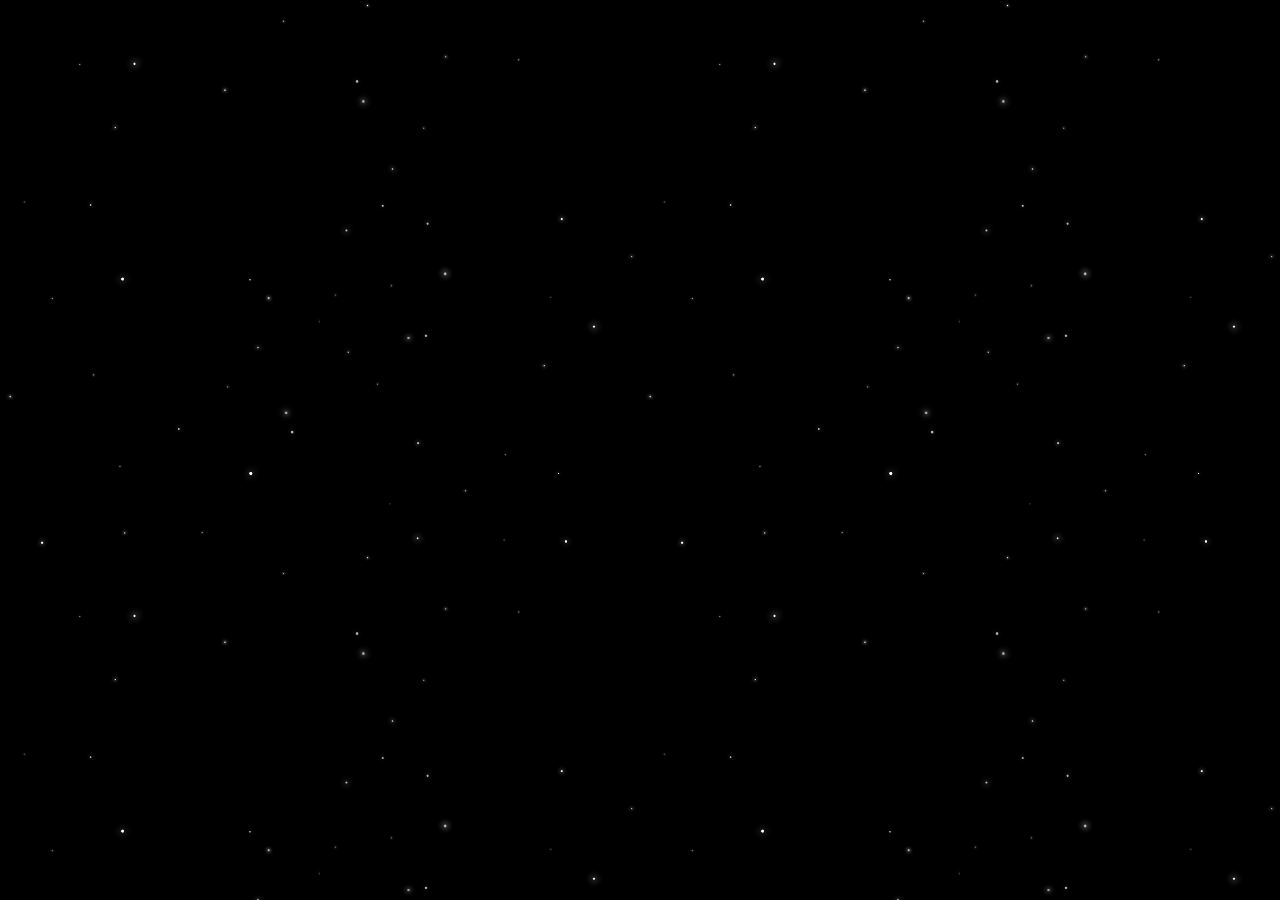
<file: index.html>
<!DOCTYPE html>
<html lang="en">
<head>
    <meta charset="UTF-8">
    <meta name="viewport" content="width=device-width, initial-scale=1.0">
    <title>Document</title>
    <link rel="stylesheet" href="styles.css">
</head>
<body>
    
    <script src="script.js"></script>
</body>
</html>
</file>
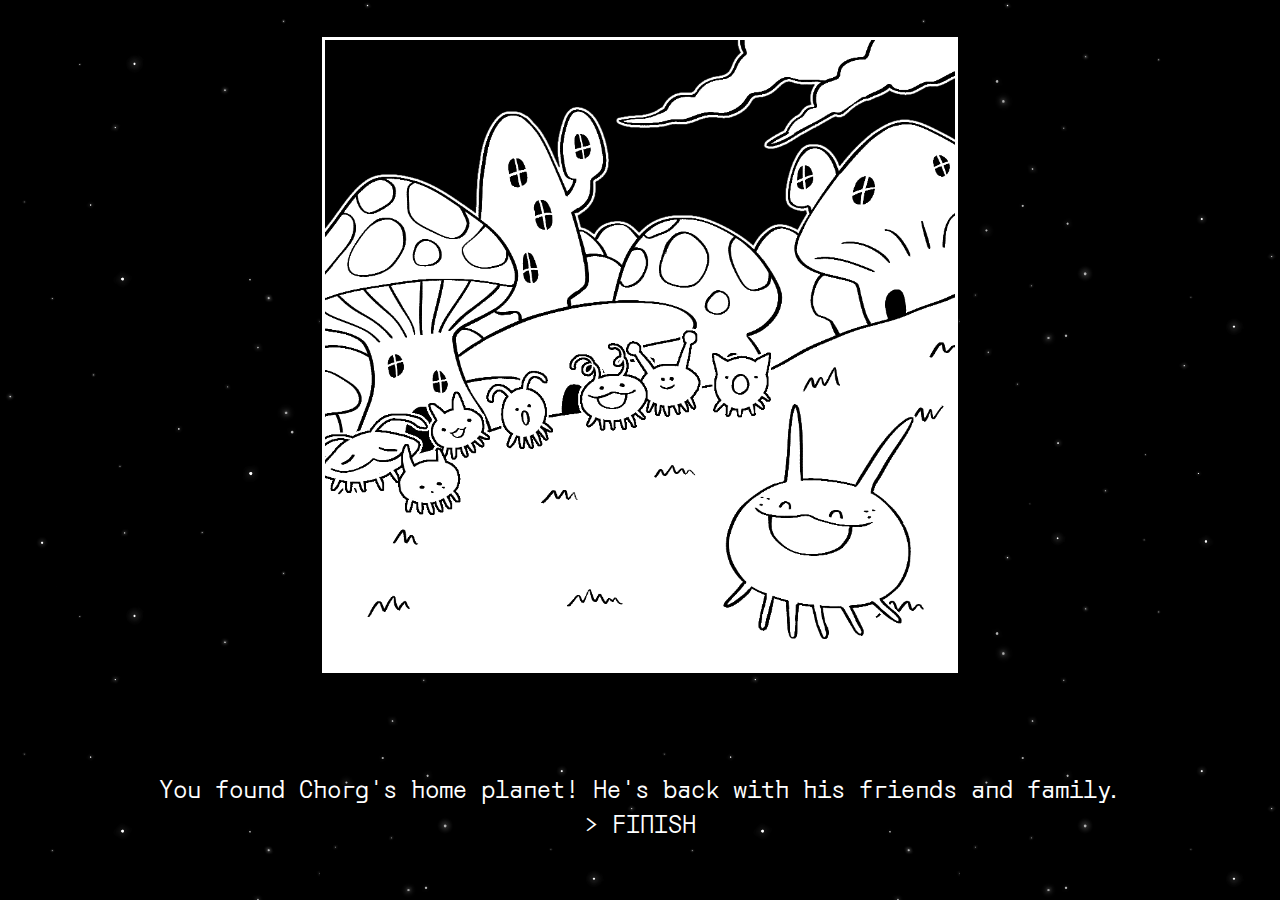
<file: planetFour.html>
<!DOCTYPE html>
<html lang="en">

<head>
    <meta charset="UTF-8">
    <meta name="viewport" content="width=device-width, initial-scale=1.0">
    <title>Planet Four</title>
    <link rel="stylesheet" href="styles.css">
    <link rel="preconnect" href="https://fonts.googleapis.com">
    <link rel="preconnect" href="https://fonts.gstatic.com" crossorigin>
    <link href="https://fonts.googleapis.com/css2?family=Orbit&display=swap" rel="stylesheet">
</head>

<body id="subpage">
    <div class="route">
        <img class="drawing" src="images/planet4.png">
        <div class="text">
            <p>You found Chorg's home planet! He's back with his friends and family.<br><a href="index.html">>
                    FINISH</a></p>
        </div>
    </div>
</body>

</html>
</file>
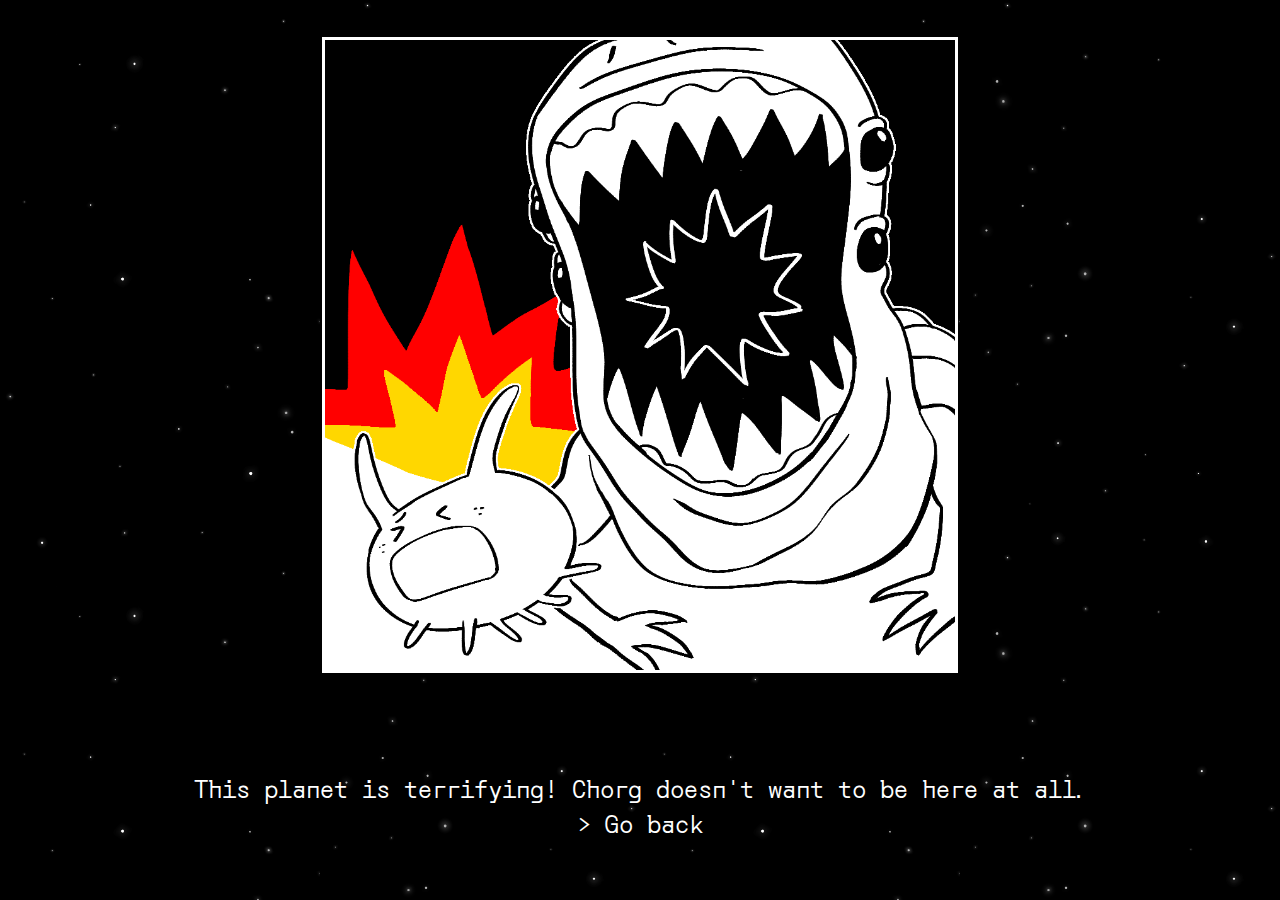
<file: planetOne.html>
<!DOCTYPE html>
<html lang="en">

<head>
    <meta charset="UTF-8">
    <meta name="viewport" content="width=device-width, initial-scale=1.0">
    <title>Planet One</title>
    <link rel="stylesheet" href="styles.css">
    <link rel="preconnect" href="https://fonts.googleapis.com">
    <link rel="preconnect" href="https://fonts.gstatic.com" crossorigin>
    <link href="https://fonts.googleapis.com/css2?family=Orbit&display=swap" rel="stylesheet">
</head>

<body id="subpage">
    <div class="route">
            <img class="drawing" src="images/planet1.png">
        <div class="text">
            <p>This planet is terrifying! Chorg doesn't want to be here at all.<br><a href="index.html">> Go back</a></p>
        </div>
    </div>
</body>

</html>
</file>
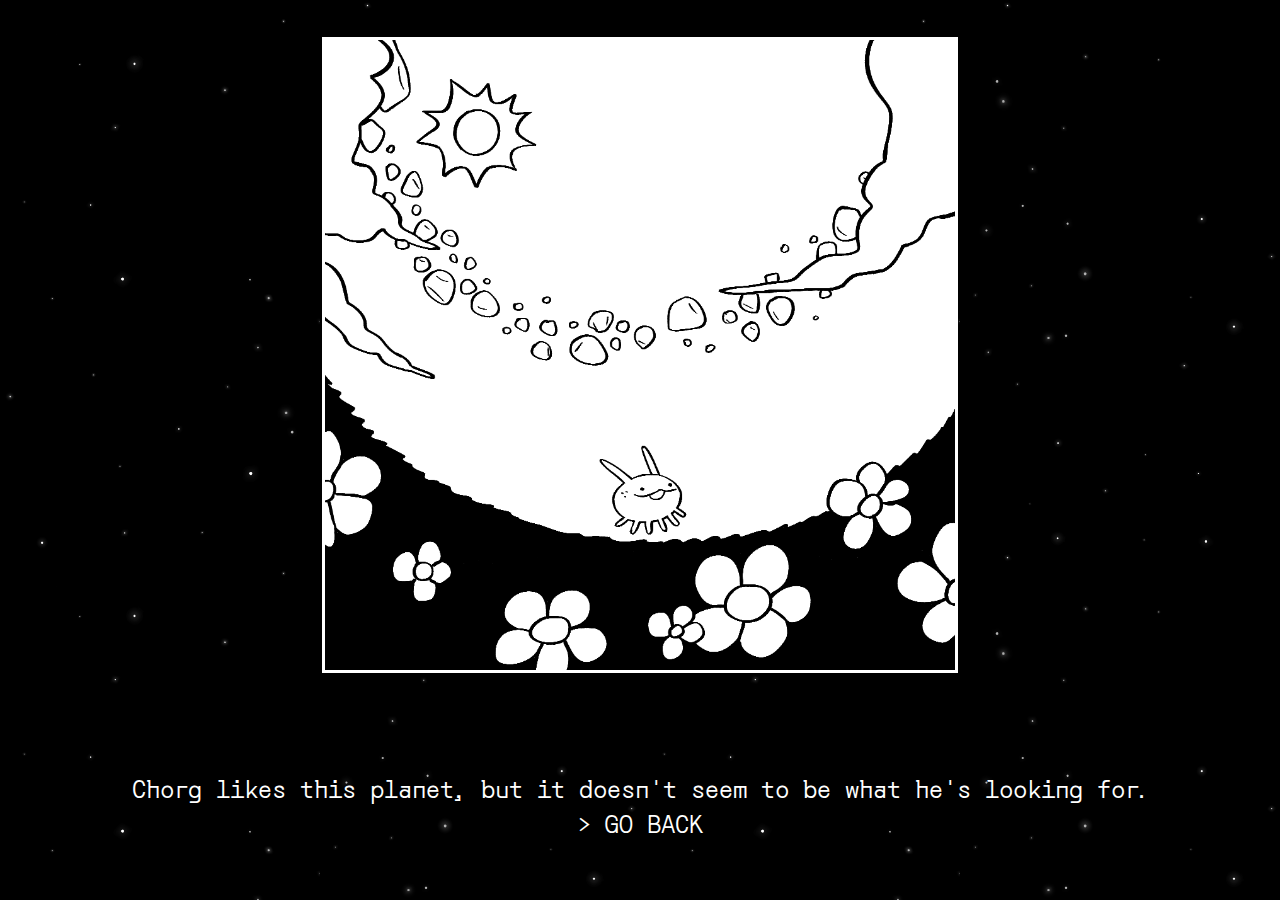
<file: planetThree.html>
<!DOCTYPE html>
<html lang="en">

<head>
    <meta charset="UTF-8">
    <meta name="viewport" content="width=device-width, initial-scale=1.0">
    <title>Planet Three</title>
    <link rel="stylesheet" href="styles.css">
    <link rel="preconnect" href="https://fonts.googleapis.com">
    <link rel="preconnect" href="https://fonts.gstatic.com" crossorigin>
    <link href="https://fonts.googleapis.com/css2?family=Orbit&display=swap" rel="stylesheet">
</head>

<body id="subpage">
    <div class="route">
        <img class="drawing" src="images/planet3.png">
        <div class="text">
            <p>Chorg likes this planet, but it doesn't seem to be what he's looking for.<br><a href="index.html#options">> GO BACK</a></p>
        </div>
    </div>
</body>

</html>
</file>
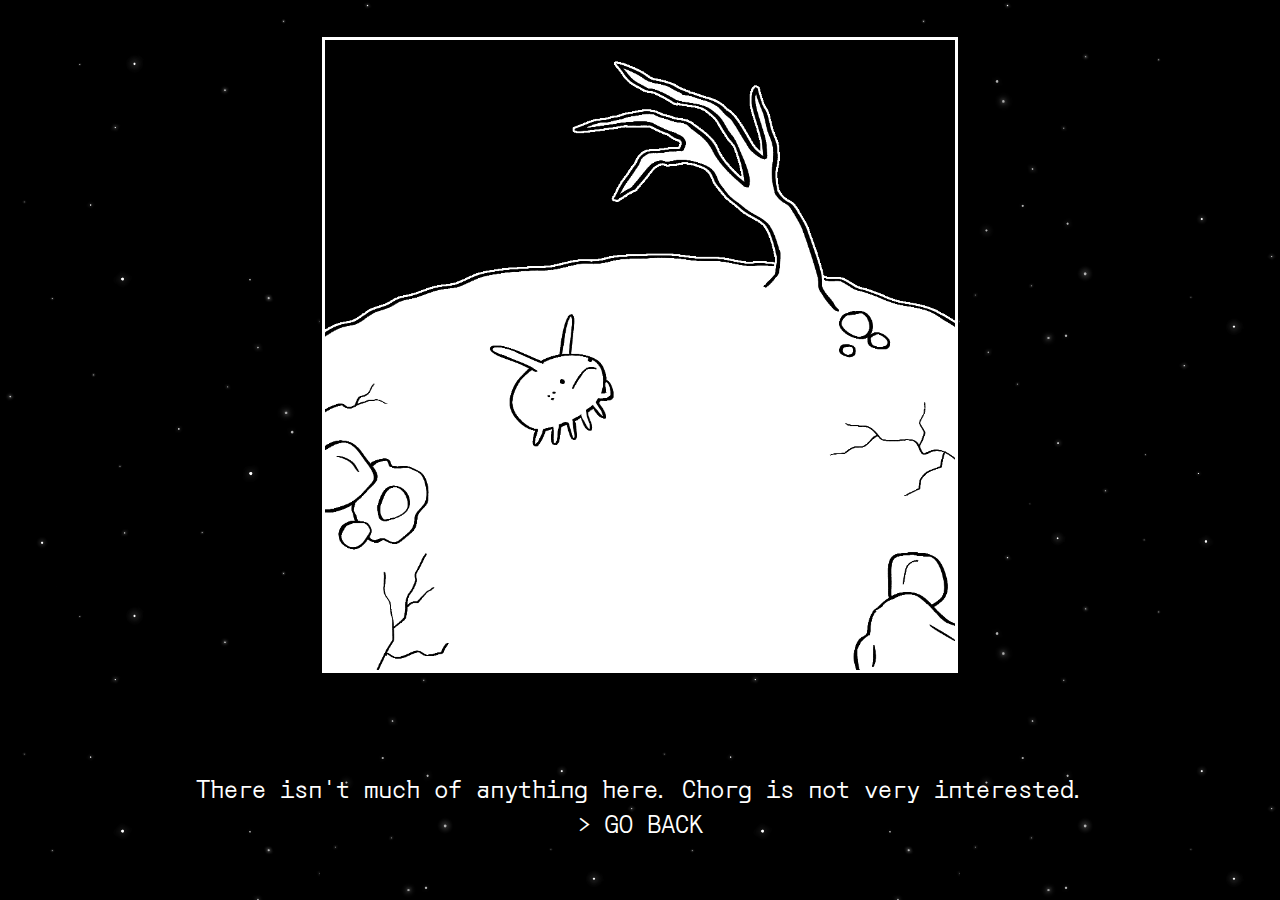
<file: planetTwo.html>
<!DOCTYPE html>
<html lang="en">

<head>
    <meta charset="UTF-8">
    <meta name="viewport" content="width=device-width, initial-scale=1.0">
    <title>Planet Two</title>
    <link rel="stylesheet" href="styles.css">
    <link rel="preconnect" href="https://fonts.googleapis.com">
    <link rel="preconnect" href="https://fonts.gstatic.com" crossorigin>
    <link href="https://fonts.googleapis.com/css2?family=Orbit&display=swap" rel="stylesheet">
</head>

<body id="subpage">
    <div class="route">
        <img class="drawing" src="images/planet2.png">
        <div class="text">
            <p>There isn't much of anything here. Chorg is not very interested.<br><a href="index.html#options">> GO BACK</a></p>
        </div>
    </div>
</body>

</html>
</file>
<file: styles.css>
html {
    box-sizing: border-box;
}

#console {
    width: 100vw;
    height: 10vh;
    position: fixed;
    bottom: 0;
    z-index: 1;
    user-select: none;
}

#console img {
    min-width: 100vw;
    min-height: 10vh;
    position: fixed;
    bottom: 0;
}

body {
    background: url(images/starBG.png) center/50% fixed;
    color: white;
    margin: 0;
}

#mainpage {
    overflow: hidden;
    display: flex;
    justify-content: center;
}

#chorg {
    background: url(images/chorg.png) bottom/100% no-repeat;
    width: 10em;
    height: 15em;
    position: fixed;
    bottom: 9em;
    z-index: 1;
    opacity: 1;
    pointer-events: none;
}

#chorgClick {
    width: 6em;
    height: 4em;
    position: fixed;
    bottom: 10.5em;
    z-index: 2;
    opacity: 1;
}

#main_container {
    width: 100vw;
    height: 100vh;

    overflow: scroll;
    -ms-overflow-style: none;
    scrollbar-width: none;
}

#main_container::-webkit-scrollbar {
    display: none;
}

#mainpage img {
    max-width: 10em;
}

p {
    font-family: "Orbit", sans-serif;
    font-weight: 400;
    font-style: normal;
    font-size: 1.5rem;
}

#intro {
    display: flex;
    flex-wrap: wrap;
    justify-content: center;

    font-family: "Press Start 2P", system-ui;
    font-weight: 400;
    font-style: normal;
    text-align: center;
}

#mainpage h1 {
    flex: 0 0 100%;
    font-size: 3em;
}

h2 {
    padding: 0em 2em;
}

#chorgintro {
    text-align: center;
    margin: 2em;
}

.spacer {
    height: 20vh;
}

#options {
    display: flex;
    justify-content: center;
    align-items: center;
    flex-wrap: wrap;
    height: 80vh;
}

.planet {
    background: rgba(255, 255, 255, 0);
    margin: 3em;
    position: relative;
    transition: .5s ease-in-out;
    border-radius: 10em;
    display: block;
}

.planet:hover {
    scale: 1.2;
    box-shadow: white 0px 0px 15px;
}

#one,
#four {
    animation: float1 3s infinite ease-in-out;
}

#two {
    animation: float2 4s infinite ease-in-out;
}

#three {
    animation: float3 6s infinite ease-in-out;
}

@keyframes float1 {
    0% {
        top: -10px;
        rotate: 0deg;
    }

    50% {
        top: 5px;
        rotate: 10deg;
    }

    100% {
        top: -10px;
        rotate: 0deg;
    }
}

@keyframes float2 {
    0% {
        top: 8px;
        rotate: -3deg;
    }

    50% {
        top: -5px;
        rotate: -10deg;
    }

    100% {
        top: 8px;
        rotate: -3deg;
    }
}

@keyframes float3 {
    0% {
        top: 3px;
        rotate: 8deg;
    }

    50% {
        top: -10px;
        rotate: -3deg;
    }

    100% {
        top: 5px;
        rotate: 8deg;
    }
}

/* SUBPAGES */
a {
    color: white;
    text-decoration: none;
}

a:hover {
    color: rgb(35, 130, 255);
    letter-spacing: 0.1em;
}

.route {
    display: flex;
    justify-content: center;
    align-items: center;
    flex-wrap: wrap;

    height: 100vh;
}

.drawing {
    max-width: 70%;
    max-height: 70%;
    border: white 3px solid;
    overflow: hidden;
}

.text {
    text-align: center;
    flex: 0 0 100%;

}

/* MOBILE */
@media screen and (max-width: 700px) {
    #chorg {
        background: url(images/chorg.png) bottom/100% no-repeat;
        width: 9em;
        height: 15em;
        position: fixed;
        bottom: 3em;
        z-index: 1;
        opacity: 1;
        pointer-events: none;
    }

    #chorgClick {
        width: 6em;
        height: 4em;
        position: fixed;
        bottom: 4em;
        z-index: 2;
        opacity: 1;
    }
}

@media screen and (max-height: 500px) {

    #chorg {
        background: url(images/chorg.png) bottom/100% no-repeat;
        width: 9em;
        height: 15em;
        position: fixed;
        bottom: 3em;
        z-index: 1;
        opacity: 1;
        pointer-events: none;
    }

    #chorgClick {
        width: 6em;
        height: 4em;
        position: fixed;
        bottom: 4em;
        z-index: 2;
        opacity: 1;
    }
}

@media screen and (max-width: 510px) {

    #mobspace {
        height: 80vh;
    }
}
</file>
